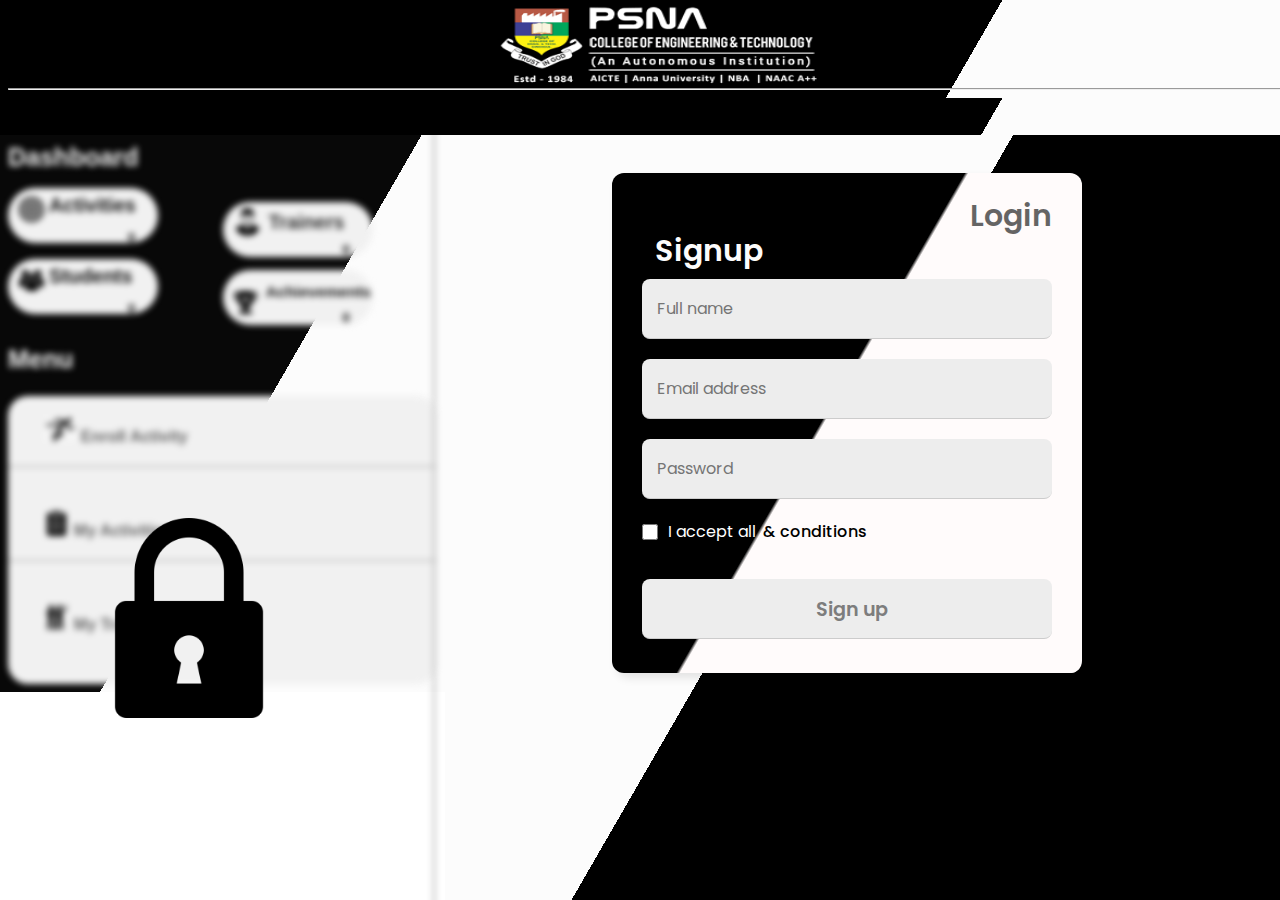
<file: index.html>
<!DOCTYPE html>
<html lang="en">
<head>
  <title>Frame</title>
 
</head>
<frameset rows="15%,*" border="0">
  <frame src="./html/Title.html" noresize="noresize" scrolling="no">
  <frameset cols="40%, 75%" border="0">
    <frame name="links" src="./html/lock.html"  noresize="noresize" scrolling="no">
    <frame name="content" src="./html/default.html" noresize="noresize" scrolling="no">
  </frameset>
</html>
</file>
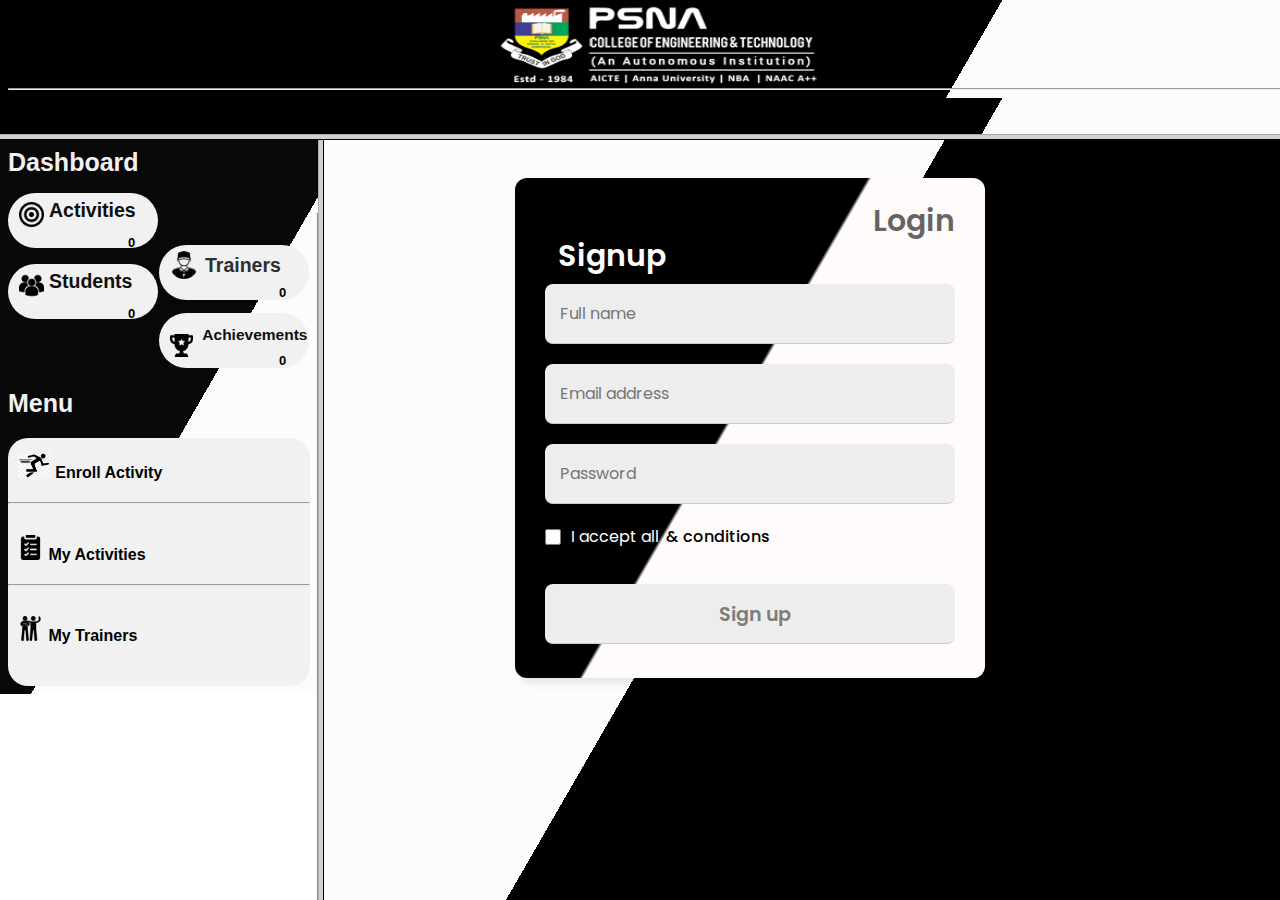
<file: Main.html>
<!DOCTYPE html>
<html lang="en">
<head>
  <meta charset="UTF-8">
  <meta name="viewport" content="width=device-width, initial-scale=1.0">
  <title>Frame</title>
</head>
<frameset rows="15%,*">
  <frame src="./html/Title.html" noresize="noresize" scrolling="no">
  <frameset cols="25%, 75%">
    <frame name="links" src="./html/nav.html"  noresize="noresize" scrolling="no">
    <frame name="content" src="./html/default.html" noresize="noresize" scrolling="no">
  </frameset>
</html>
</file>
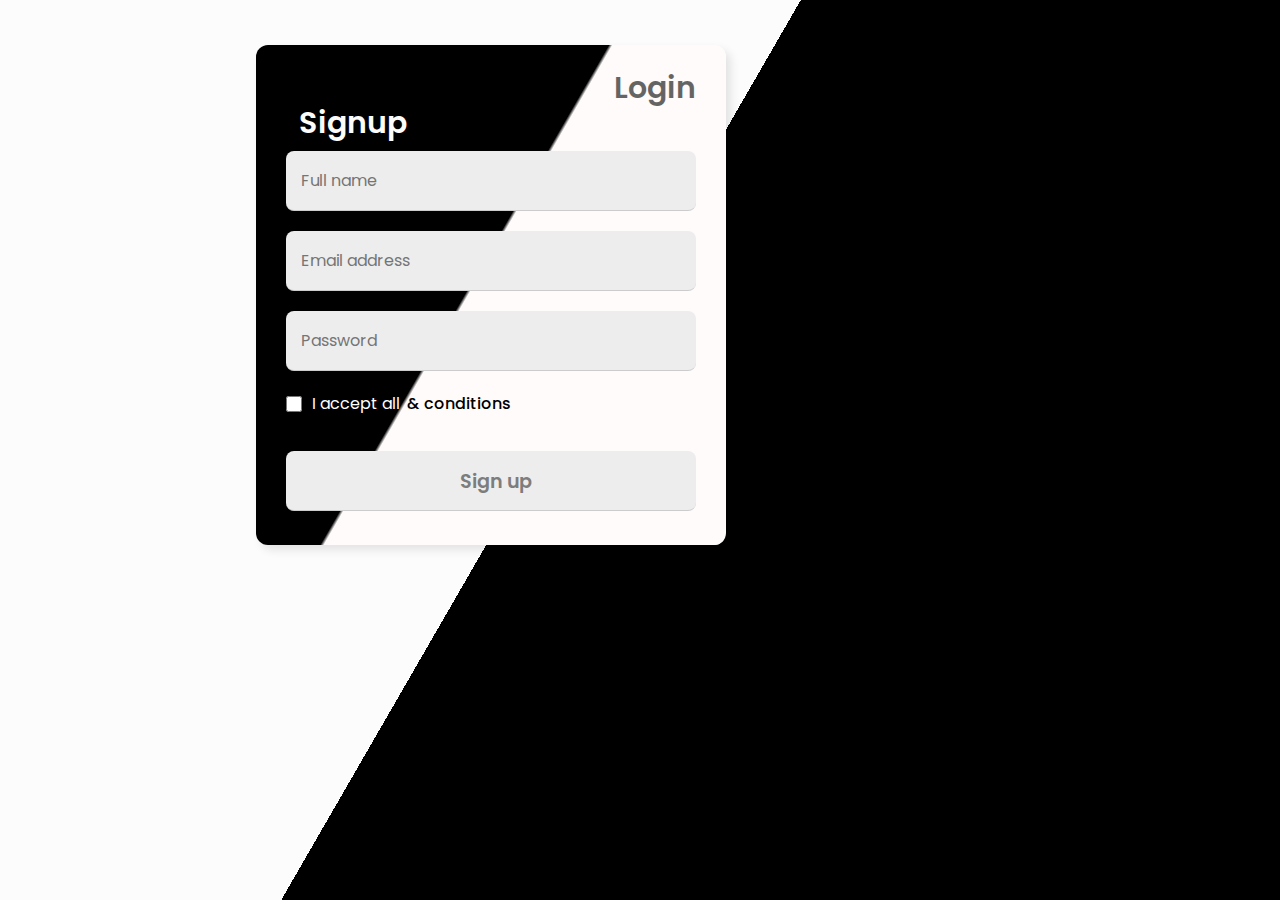
<file: html/default.html>
<!DOCTYPE html>
<html lang="en">
<head>
  <title>Document</title>
  <link rel="stylesheet" href="../styles/signin.css">
</head>
<body style="background: linear-gradient(120deg, #fcfcfc 44.5%, #000 40%); background-repeat: no-repeat; display: flex; justify-content: center; align-items: center; height: 100vh; margin: 0;">
  
<div class="box" name="content">
  <section class="wrapper">
    <div class="form signup">

      <header><a class="class1" style="margin-top: 40px; margin-bottom: 45px; color: #fcfcfc;" href="default.html" >Signup</a></header>

      <header style="text-align: right; color: #000;"><a href="login.html" style="color: #000000;">Login</a></header>


      <form action="#">
        <input type="text" placeholder="Full name" required />
        <input type="text" placeholder="Email address" required />
        <input type="password" placeholder="Password" required />
        <div class="checkbox">
          <input type="checkbox" id="" />
          <label for="">I accept all .<label style="color: #000; font-weight: 500;">& conditions</label></label>
        </div>
        <input type="submit" value="" />
        <a href="welcome.html" target="content" style="margin-top: -64px;font-size: larger;font-weight: 600;margin-left: 150px;width: 120px;color: #333;text-decoration: none">Sign up</a>
      </form>
    </div>
    <div class="form login">
      <a href="login.html">Login</a>
     
    </div>
    </section>
  
</div>
  
</body>
</html>
</file>
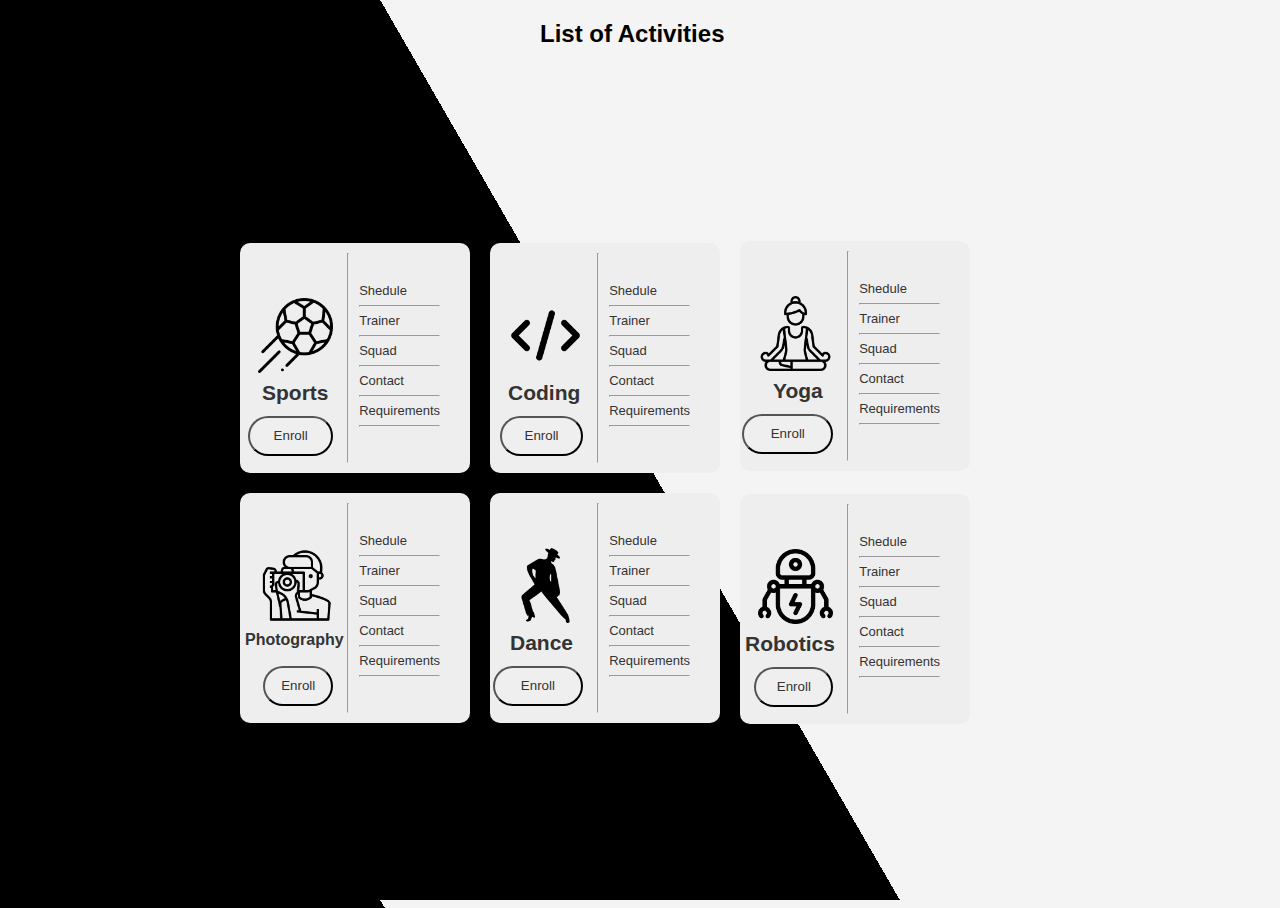
<file: html/index1.html>
<!DOCTYPE html>
<html>
<head>
  <title>Extracurricular Activities</title>
  <!-- <link rel="stylesheet" href="../styles/styles.css">  -->
  <link rel="stylesheet" href="../styles/index1.css"> 
  <style>
    .slides{
      color: #333;
    
    }
  </style>
</head>
<body>
  <div class="">
    <h2 style="color: #000000; position: absolute;top: 0%;">List of Activities</h2>
    <div class="slides" style="margin-top: 130%;">
      <div id="slide-1" class="" style="margin-left: -150%; margin-top: -80px;">
        <img src="../icons/football.png" class="pro" alt="">
        <h2 style="margin-top: 60%; font-size: 21px;margin-left: 22px;">Sports</h2>
        <button class="enroll">Enroll</button>
        <hr class="hrs">
        <div class="contact">
          <ul>
            <li>Shedule</li>
            <hr>
            <li>Trainer</li>
            <hr>
            <li>Squad</li>
            <hr>
            <li>Contact</li>
            <hr>
            <li>Requirements</li>
            <hr>
          </ul>
        </div>
      </div>
      <div id="slide-1" class="" style="margin-left: 10%; margin-top: -80px;">
        <img src="../icons/code.png" class="pro" alt="">
        <h2 style="margin-top: 60%; font-size: 21px;margin-left: 18px;">Coding</h2>
        <button class="enroll">Enroll</button>
        <hr class="hrs">
        <div class="contact">
          <ul>
            <li>Shedule</li>
            <hr>
            <li>Trainer</li>
            <hr>
            <li>Squad</li>
            <hr>
            <li>Contact</li>
            <hr>
            <li>Requirements</li>
            <hr>
          </ul>
        </div>
      </div>
      <div id="slide-1" class="" style="margin-left: 50%; margin-top: 170px; position: relative; top: -90%; right: 40%;">
        <img src="../icons/yoga.png" class="pro" alt="">
        <h2 style="margin-top: 60%; font-size: 21px;margin-left:33px;">Yoga</h2>
        <button class="enroll">Enroll</button>
        <hr class="hrs">
        <div class="contact">
          <ul>
            <li>Shedule</li>
            <hr>
            <li>Trainer</li>
            <hr>
            <li>Squad</li>
            <hr>
            <li>Contact</li>
            <hr>
            <li>Requirements</li>
            <hr>
          </ul>
        </div>
      </div>
    </div>
    <div class="slides" style="margin-top: -15%;">
      <div id="slide-1" class="" style="margin-left: -150%; margin-top: -80px;">
        <img src="../icons/photographer.png" class="pro" alt="">
        <h2 style="margin-top: 60%; font-size: 16px;margin-left: 5px;">Photography</h2>
        <button class="enroll">Enroll</button>
        <hr class="hrs">
        <div class="contact">
          <ul>
            <li>Shedule</li>
            <hr>
            <li>Trainer</li>
            <hr>
            <li>Squad</li>
            <hr>
            <li>Contact</li>
            <hr>
            <li>Requirements</li>
            <hr>
          </ul>
        </div>
      </div>
      <div id="slide-1" class="" style="margin-left: 10%; margin-top: -80px;">
        <img src="../icons/flamenco-male-dancer-silhouettes.png" class="pro" alt="">
        <h2 style="margin-top: 60%; font-size: 21px;margin-left: 20px;">Dance</h2>
        <button class="enroll">Enroll</button>
        <hr class="hrs">
        <div class="contact">
          <ul>
            <li>Shedule</li>
            <hr>
            <li>Trainer</li>
            <hr>
            <li>Squad</li>
            <hr>
            <li>Contact</li>
            <hr>
            <li>Requirements</li>
            <hr>
          </ul>
        </div>
      </div>
      <div id="slide-1" class="" style="position: relative; top: -30%; right: -10%;">
        <img src="../icons/robot.png" class="pro" alt="">
        <h2 style="margin-top: 60%; font-size: 21px;margin-left: 5px;">Robotics</h2>
        <button class="enroll">Enroll</button>
        <hr class="hrs">
        <div class="contact">
          <ul>
            <li>Shedule</li>
            <hr>
            <li>Trainer</li>
            <hr>
            <li>Squad</li>
            <hr>
            <li>Contact</li>
            <hr>
            <li>Requirements</li>
            <hr>
          </ul>
        </div>
      </div>
  
</body>
</html>
</file>
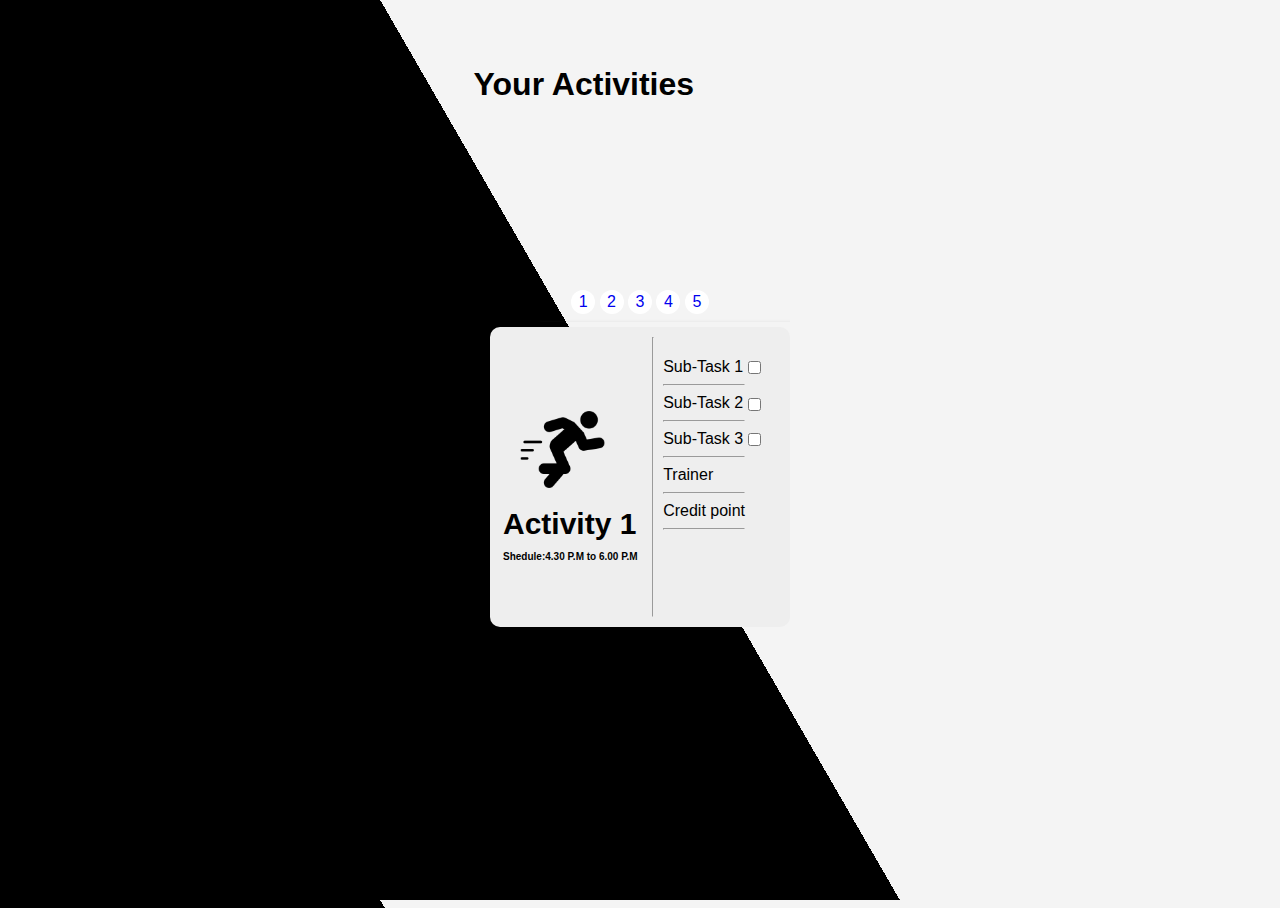
<file: html/index2.html>
<!DOCTYPE html>
<html>
<head>
  <title>Student Dashboard</title>
  <link rel="stylesheet" href="../styles/index2.css">
</head>
<body>
  <h1 style="position: absolute; top: 5%; left: 37%;">Your Activities</h1>

  <div class="slider">
    <a href="#slide-1">1</a>
    <a href="#slide-2">2</a>
    <a href="#slide-3">3</a>
    <a href="#slide-4">4</a>
    <a href="#slide-5">5</a>
  
    <div class="slides">
      <div id="slide-1" class="slidecontent">
        <img src="../icons/race.png" class="pro" alt="">
        <h2 style="margin-top: 60%;margin-left: 13px;">Activity 1<p style="font-size: 10px;">Shedule:4.30 P.M to 6.00 P.M</p></h2>
        <hr>
        <div class="contact">
          <ul>
            <li>Sub-Task 1</li><input style="position: absolute;
            top: 70px;
            left: 99%" type="checkbox">
            <hr>
            <li>Sub-Task 2</li><input style="position: absolute;
            top: 107px;
            left: 99%" type="checkbox">
            <hr>
            <li>Sub-Task 3</li><input style="position: absolute;
            top: 142px;
            left: 99%" type="checkbox">
            <hr>
            <li>Trainer</li>
            <hr>
            <li>Credit point</li>
            <hr>
          </ul>
        </div>
      </div>
      <div id="slide-2">
        <img src="../icons/race.png" class="pro" alt="">
        <h2 style="margin-top: 60%;margin-left: 13px;">Activity 2<p style="font-size: 10px;">Shedule:4.30 P.M to 6.00 P.M</p></h2>
        <hr>
        <div class="contact">
          <ul>
            <li>Sub-Task 1</li><input style="position: absolute;
            top: 70px;
            left: 99%" type="checkbox">
            <hr>
            <li>Sub-Task 2</li><input style="position: absolute;
            top: 107px;
            left: 99%" type="checkbox">
            <hr>
            <li>Sub-Task 3</li><input style="position: absolute;
            top: 142px;
            left: 99%" type="checkbox">
            <hr>
            <li>Trainer</li>
            <hr>
            <li>Credit point</li>
            <hr>
          </ul>
        </div>
      </div>
      <div id="slide-3">
        <img src="../icons/race.png" class="pro" alt="">
        <h2 style="margin-top: 60%;margin-left: 13px;">Activity 3<p style="font-size: 10px;">Shedule:4.30 P.M to 6.00 P.M</p></h2>
        <hr>
        <div class="contact">
          <ul>
            <li>Sub-Task 1</li><input style="position: absolute;
            top: 70px;
            left: 99%" type="checkbox">
            <hr>
            <li>Sub-Task 2</li><input style="position: absolute;
            top: 107px;
            left: 99%" type="checkbox">
            <hr>
            <li>Sub-Task 3</li><input style="position: absolute;
            top: 142px;
            left: 99%" type="checkbox">
            <hr>
            <li>Trainer</li>
            <hr>
            <li>Credit point</li>
            <hr>
          </ul>
        </div>
      </div>
      <div id="slide-4">
        <img src="../icons/race.png" class="pro" alt="">
        <h2 style="margin-top: 60%;margin-left: 13px;">Activity 4<p style="font-size: 10px;">Shedule:4.30 P.M to 6.00 P.M</p></h2>
        <hr>
        <div class="contact">
          <ul>
            <li>Sub-Task 1</li><input style="position: absolute;
            top: 70px;
            left: 99%" type="checkbox">
            <hr>
            <li>Sub-Task 2</li><input style="position: absolute;
            top: 107px;
            left: 99%" type="checkbox">
            <hr>
            <li>Sub-Task 3</li><input style="position: absolute;
            top: 142px;
            left: 99%" type="checkbox">
            <hr>
            <li>Trainer</li>
            <hr>
            <li>Credit point</li>
            <hr>
          </ul>
        </div>
      </div>
      <div id="slide-5">
        <img src="../icons/race.png" class="pro" alt="">
        <h2 style="margin-top: 60%;margin-left: 13px;">Activity 5<p style="font-size: 10px;">Shedule:4.30 P.M to 6.00 P.M</p></h2>
        <hr>
        <div class="contact">
          <ul>
            <li>Sub-Task 1</li><input style="position: absolute;
            top: 70px;
            left: 99%" type="checkbox">
            <hr>
            <li>Sub-Task 2</li><input style="position: absolute;
            top: 107px;
            left: 99%" type="checkbox">
            <hr>
            <li>Sub-Task 3</li><input style="position: absolute;
            top: 142px;
            left: 99%" type="checkbox">
            <hr>
            <li>Trainer</li>
            <hr>
            <li>Credit point</li>
            <hr>
          </ul>
        </div>
    </div>
  </div>
</body>
</html>
</file>
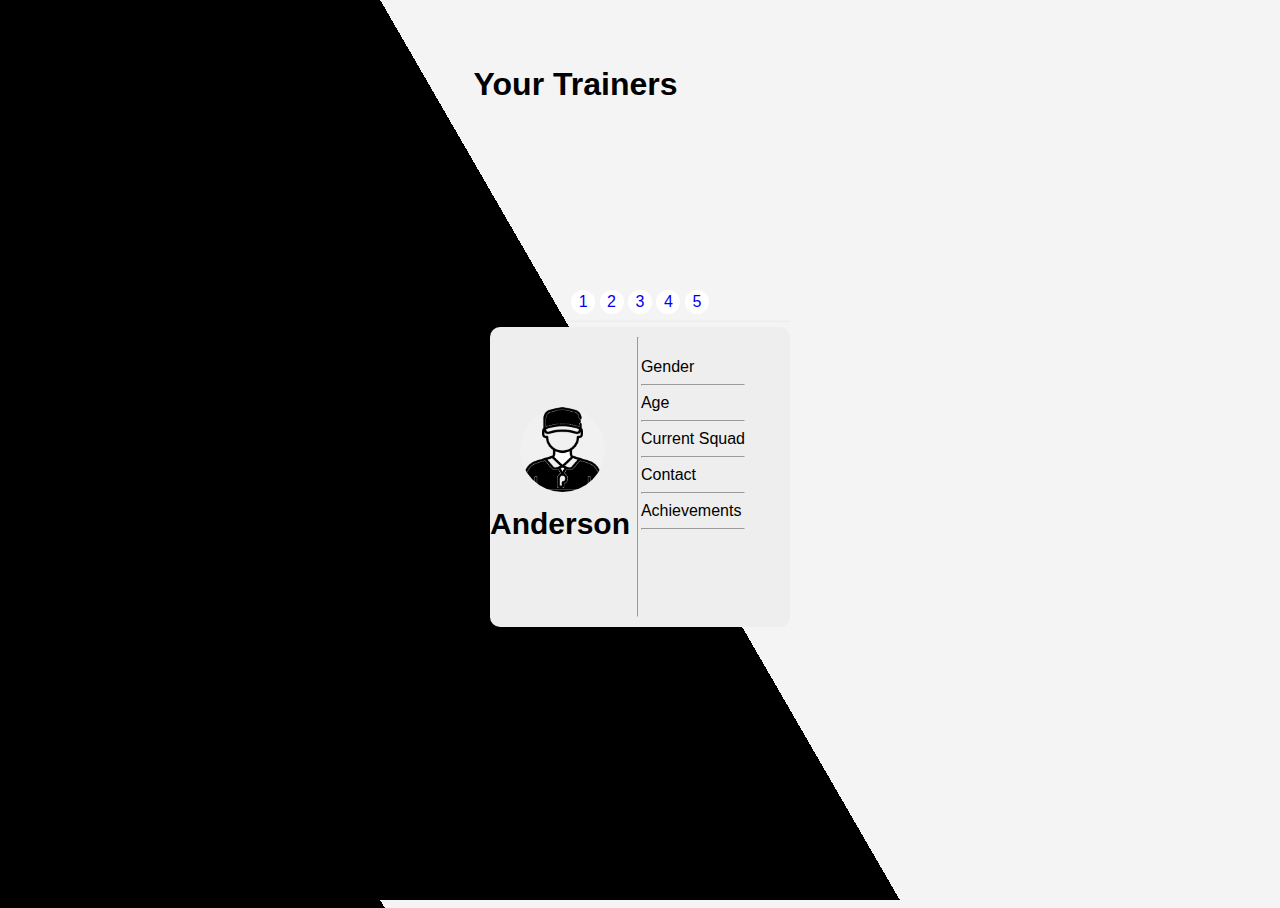
<file: html/index3.html>
<!DOCTYPE html>
<html>
<head>
  <title>Student Dashboard</title>
  <link rel="stylesheet" href="../styles/index3.css">
</head>
<body>
  <h1 style="position: absolute; top: 5%; left: 37%;">Your Trainers</h1>

  <div class="slider">
  
    <a href="#slide-1">1</a>
    <a href="#slide-2">2</a>
    <a href="#slide-3">3</a>
    <a href="#slide-4">4</a>
    <a href="#slide-5">5</a>
  
    <div class="slides">
      <div id="slide-1" class="slidecontent">
        <img src="../icons/coach.png" class="pro" alt="">
        <h2 style="margin-top: 60%;">Anderson</h2>
        <hr>
        <div class="contact">
          <ul>
            <li>Gender</li>
            <hr>
            <li>Age</li>
            <hr>
            <li>Current Squad</li>
            <hr>
            <li>Contact</li>
            <hr>
            <li>Achievements</li>
            <hr>
          </ul>
        </div>
      </div>
      <div id="slide-2">
        <img src="../icons/coach.png" class="pro" alt="">
        <h2 style="margin-top: 60%;">Anderson</h2>
        <hr>
        <div class="contact">
          <ul>
            <li>Gender</li>
            <hr>
            <li>Age</li>
            <hr>
            <li>Current Squad</li>
            <hr>
            <li>Contact</li>
            <hr>
            <li>Achievements</li>
            <hr>
          </ul>
        </div>
      </div>
      <div id="slide-3">
        <img src="../icons/coach.png" class="pro" alt="">
        <h2 style="margin-top: 60%;">Anderson</h2>
        <hr>
        <div class="contact">
          <ul>
            <li>Gender</li>
            <hr>
            <li>Age</li>
            <hr>
            <li>Current Squad</li>
            <hr>
            <li>Contact</li>
            <hr>
            <li>Achievements</li>
            <hr>
          </ul>
        </div>
      </div>
      <div id="slide-4">
        <img src="../icons/coach.png" class="pro" alt="">
        <h2 style="margin-top: 60%;">Anderson</h2>
        <hr>
        <div class="contact">
          <ul>
            <li>Gender</li>
            <hr>
            <li>Age</li>
            <hr>
            <li>Current Squad</li>
            <hr>
            <li>Contact</li>
            <hr>
            <li>Achievements</li>
            <hr>
          </ul>
        </div>
      </div>
      <div id="slide-5">
        <img src="../icons/coach.png" class="pro" alt="">
        <h2 style="margin-top: 60%;">Anderson</h2>
        <hr>
        <div class="contact">
          <ul>
            <li>Gender</li>
            <hr>
            <li>Age</li>
            <hr>
            <li>Current Squad</li>
            <hr>
            <li>Contact</li>
            <hr>
            <li>Achievements</li>
            <hr>
          </ul>
        </div>
      </div>
    </div>
  </div>
</body>
</html>
</file>
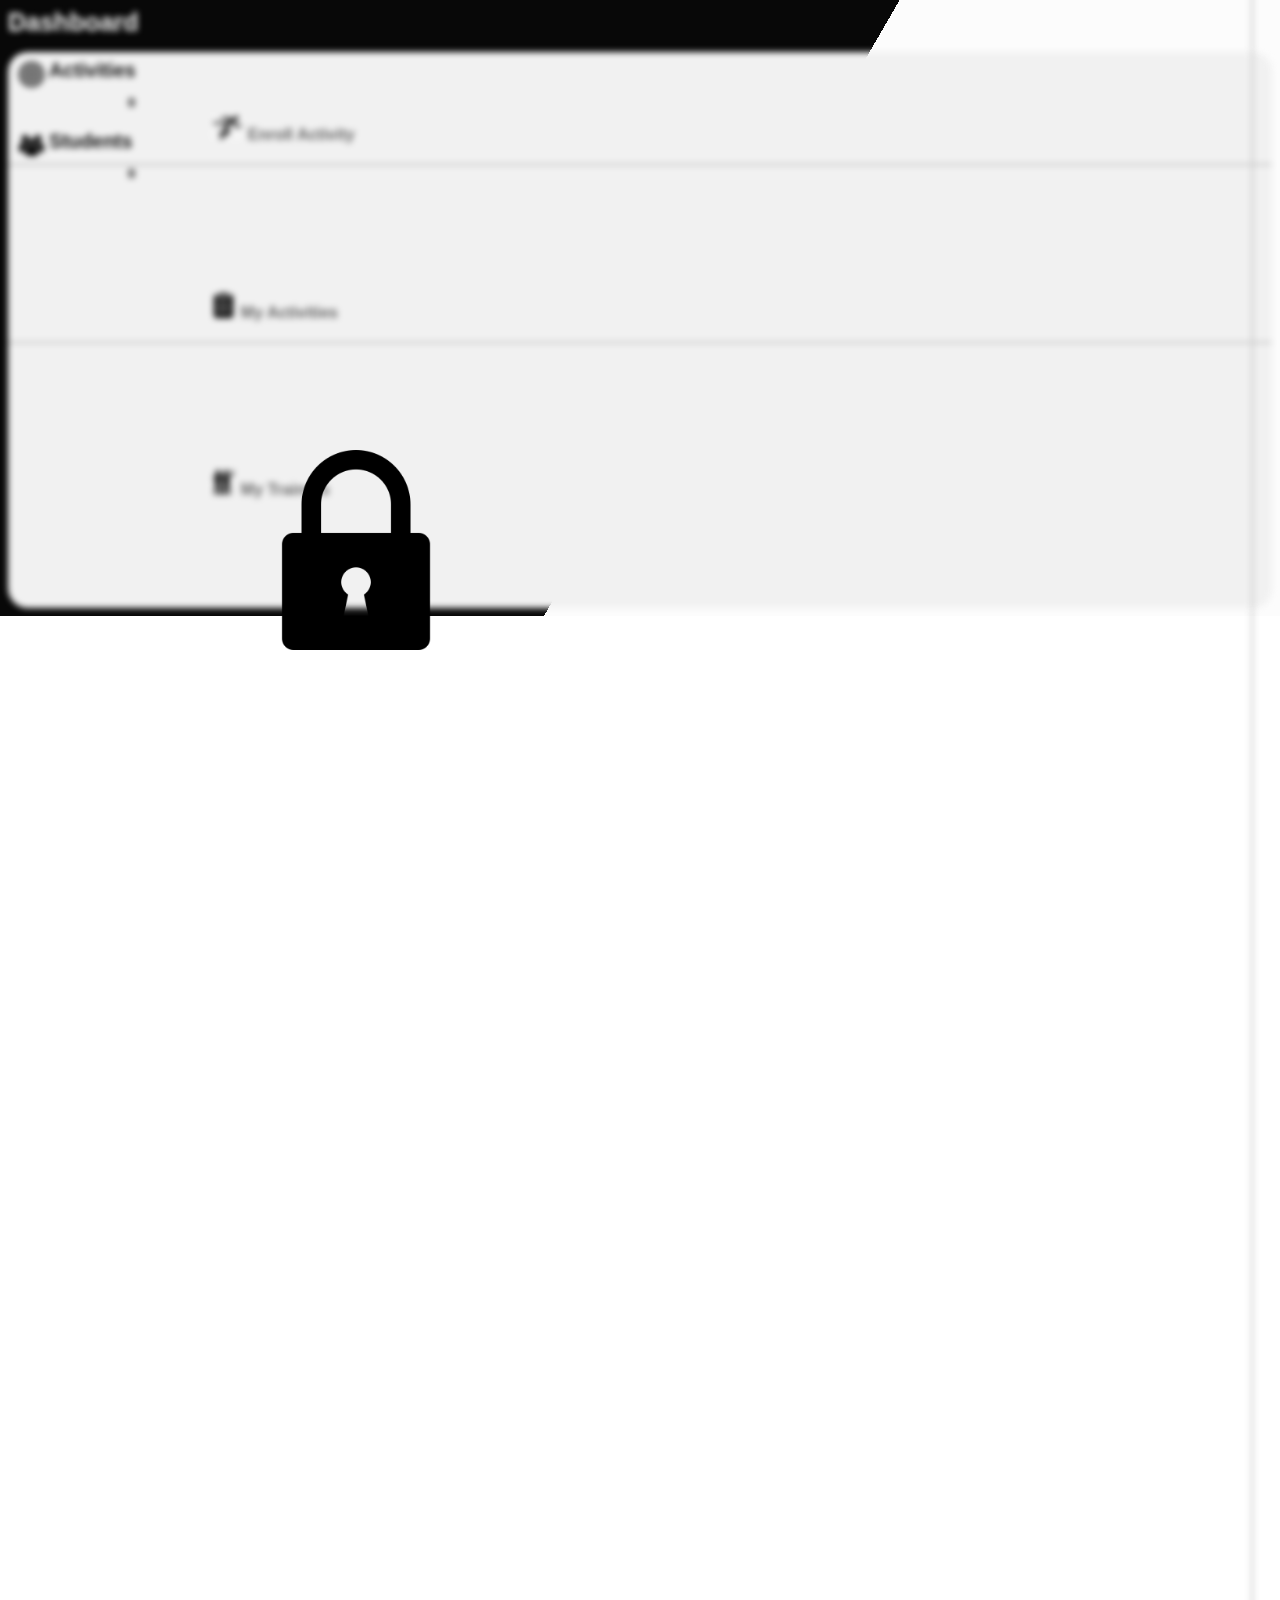
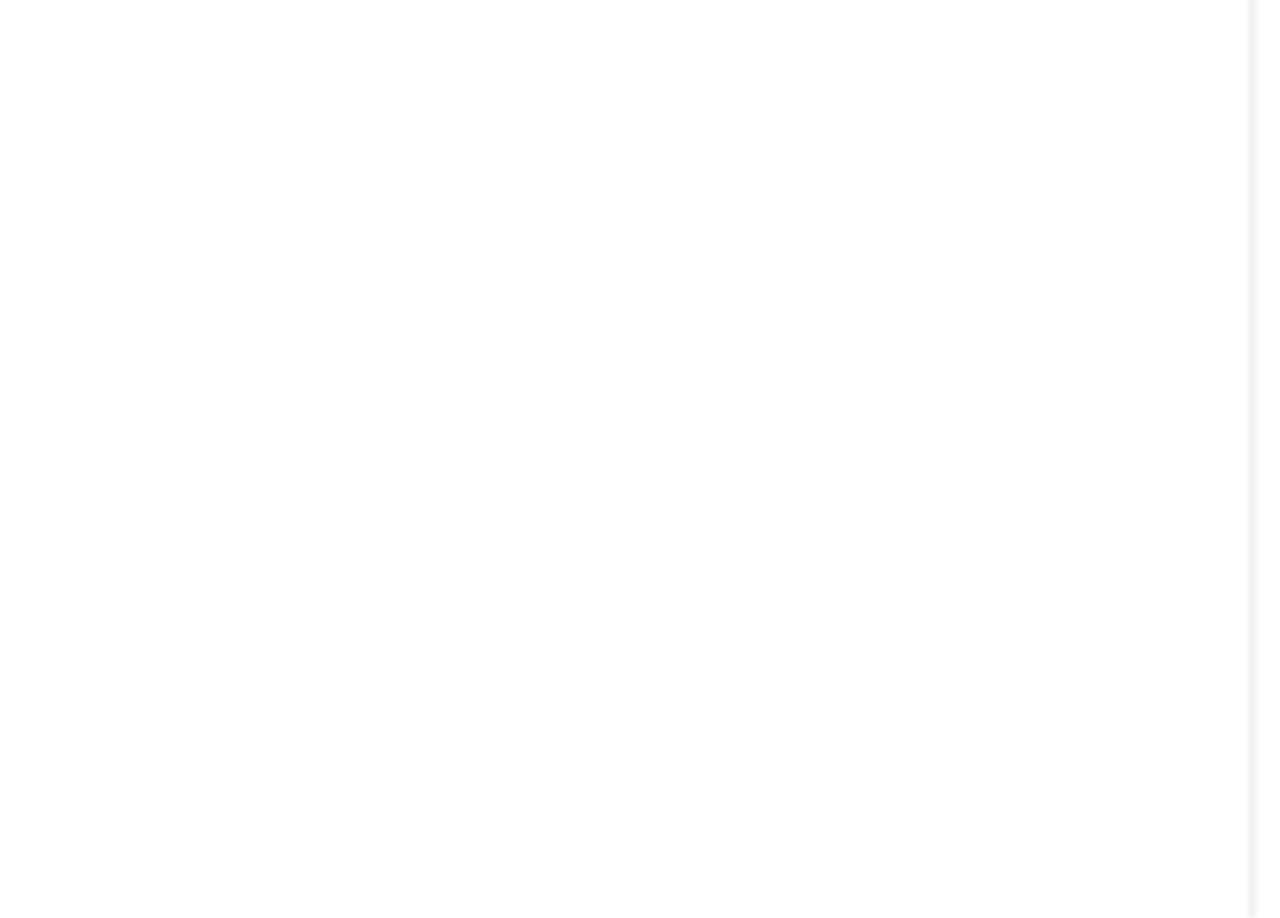
<file: html/lock.html>
<!DOCTYPE html>
<html>
<head>
  <title>Links</title>
  <link rel="stylesheet" href="../styles/styles.css">
</head>

<body class="nav-main">
  <img src="../icons/padlock.png" style="height: 200px; position: absolute;z-index: 1; top: 50%; left: 20%;" alt="">
<div style="filter: blur(3px)">
  <div class="dash">Dashboard</div>
  <div class="left">
    <div class="nav-box">
      <h2 class="box-content act" style="padding-top: -13px;"><img src="../icons/bullseye.png" style="color: #2e2e2e;height: 25px; margin-top: 4px; padding-right: 5px;"><b style="text-decoration: none;margin-top: -50px; color: #0f0f0f; position: relative;top:-10px;">Activities</b></h2>
      <h4 class="cnt" style="margin-top: -5px;">0</h4>
    </div>
    <div class="nav-box">
      <h2 class="box-content act"><img src="../icons/multiple-users-silhouette.png" style="color: #2e2e2e;margin-right: 5px; margin-top: 4px; height: 25px;"><b style="text-decoration: none;margin-top: -50px; color: #0f0f0f; position: relative;top:-10px;">Students</b></h2>
      <h4 class="cnt"  style="margin-top: -5px;">0</h4>
    </div>
  </div>
  <div class="right">
    <div class="nav-box">
      <h2 class="box-content act" style="padding-top: -5px;"><img src="../icons/coach.png" alt="" style="height: 20%; width: 20%; margin-top: 1px; border-radius: 50%;"><div style="margin-top: -30px; margin-left: 35px;">Trainers</div></h2>
      <h4 class="cnt" style="margin-top: 1px;">0</h4>
    </div>
    <div class="nav-box">
      <h2 class="box-content act ach">
        <img src="../icons/trophy.png" class="fa-solid fa-trophy fa-lg " style="color: #4f4f4f; margin-right: 5px; height: 23px; margin-top: 16px;">
        <b style="text-decoration: none;margin-top: -50px; color: #0f0f0f; position: relative;top:-17px;">Achievements</b></h2>
      <h4 class="cnt"  style="margin-top: -12px;">0</h4>
    </div>
  </div>
 
  <h2 class="menu">Menu</h2>
  <div class="main"> 
    <ul>
      <div class="menu-box menu-item">
        <li><a target="content" class=" menu-link" style="padding-top:-5px; font-weight: 600;"><img src="../icons/images.png"  style="color: #000000;margin-right: 5px;height: 25px;margin-left: -50px;"></i>Enroll Activity <span></span> </a></li>
      </div>
      <hr>
      <div class="menu-box menu-item">
        <li><a  target="content" class="menu-link" style=" font-weight: 600;"><img  src="../icons/to-do-list.png" style="color: #000000;margin-right: 5px; height: 25px; margin-left: -50px;"></i>My Activities</a></li>
      </div>
      <hr >
      <div class="menu-box menu-item" style=" font-weight: 600;">
        <li><a target="content" class="menu-link">
          <img src="../icons/two.png" style="color: #000000;margin-right: 5px; height: 25px;margin-left: -50px;">My Trainers</a></li>
      </div>
    </ul>
  </div>
  <hr style="width: 300%; transform: rotate(90deg); position: absolute; left: -52%; padding-left:8px; color: #000000;" >
</div>

    
</body>
</html>
</file>
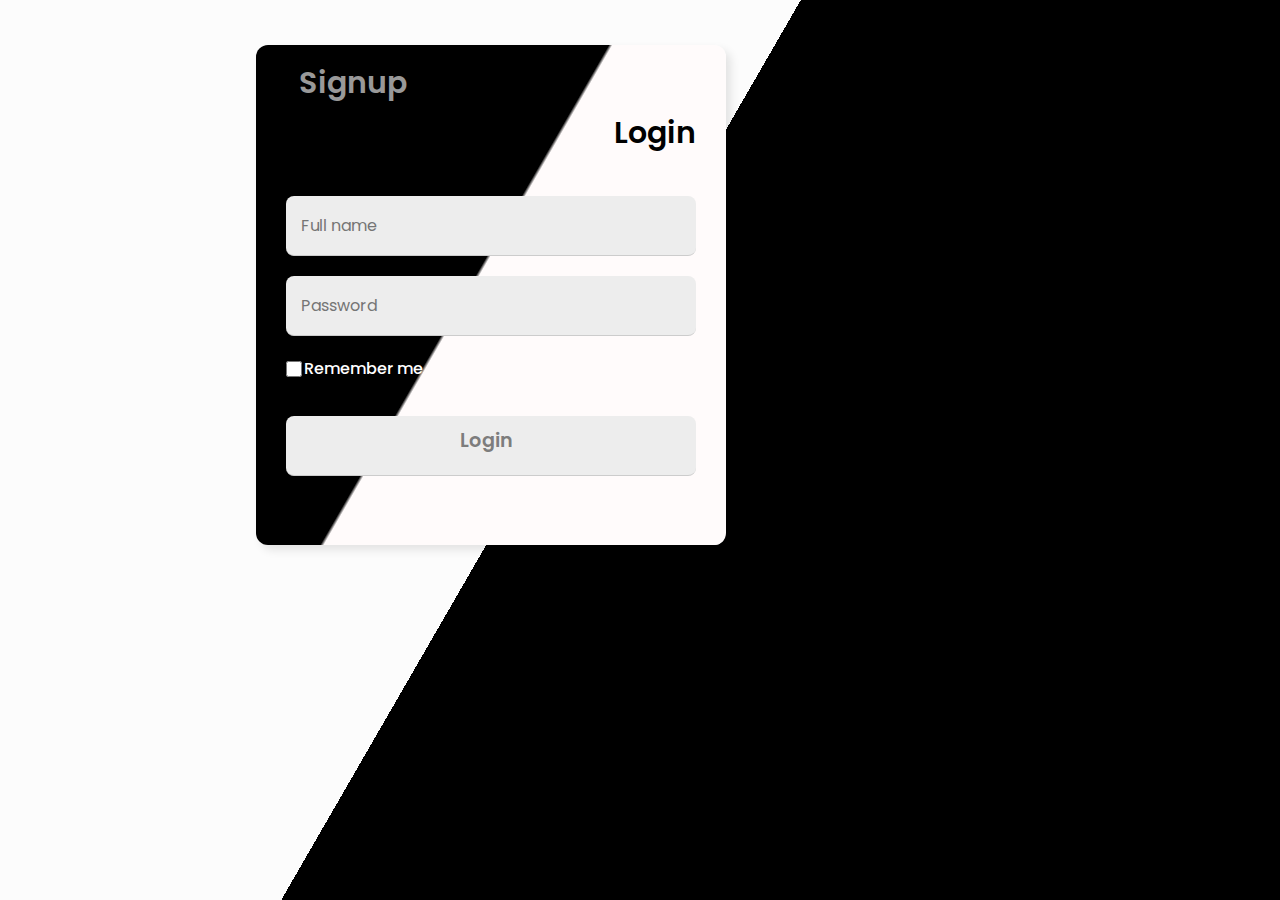
<file: html/login.html>
<!DOCTYPE html>
<html lang="en">
<head>
  <title>Document</title>
  <link rel="stylesheet" href="../styles/signin.css">
</head>
<body style="background: linear-gradient(120deg, #fcfcfc 44.5%, #000 40%); background-repeat: no-repeat; display: flex; justify-content: center; align-items: center; height: 100vh; margin: 0;">
  
<div class="box" name="content">
  <section class="wrapper">
    <div class="form signup">
      <header style="text-align: left;"><a href="default.html" class="class1" style="opacity: 0.7;"> Signup</a></header>
      <header style="text-align: right; color: #000; margin-top: 45px;">Login</header>
      <form action="#">
        <input type="text" placeholder="Full name" required />
        <input type="password" placeholder="Password" required />
        <div class="checkbox">
          <input type="checkbox" name="" id="">
          <label for=""><label style="color: #ffffff; margin-left: -8px; font-weight: 500;">Remember me</label></label>
        </div>
        <input type="submit" value="" /><a href="welcome.html" style="z-index: 1;
        margin-top: -70px; margin-left:-10px;color: #333;font-size: larger; font-weight: 600; text-decoration: none;" target="content">Login</a>
      </form>
    </div>
    <div class="form login">
      <a href="default.html" style="margin-left: 60px;">SignUp</a>
     
    </div>
    </section>
  
</div>
  
</body>
</html>
</file>
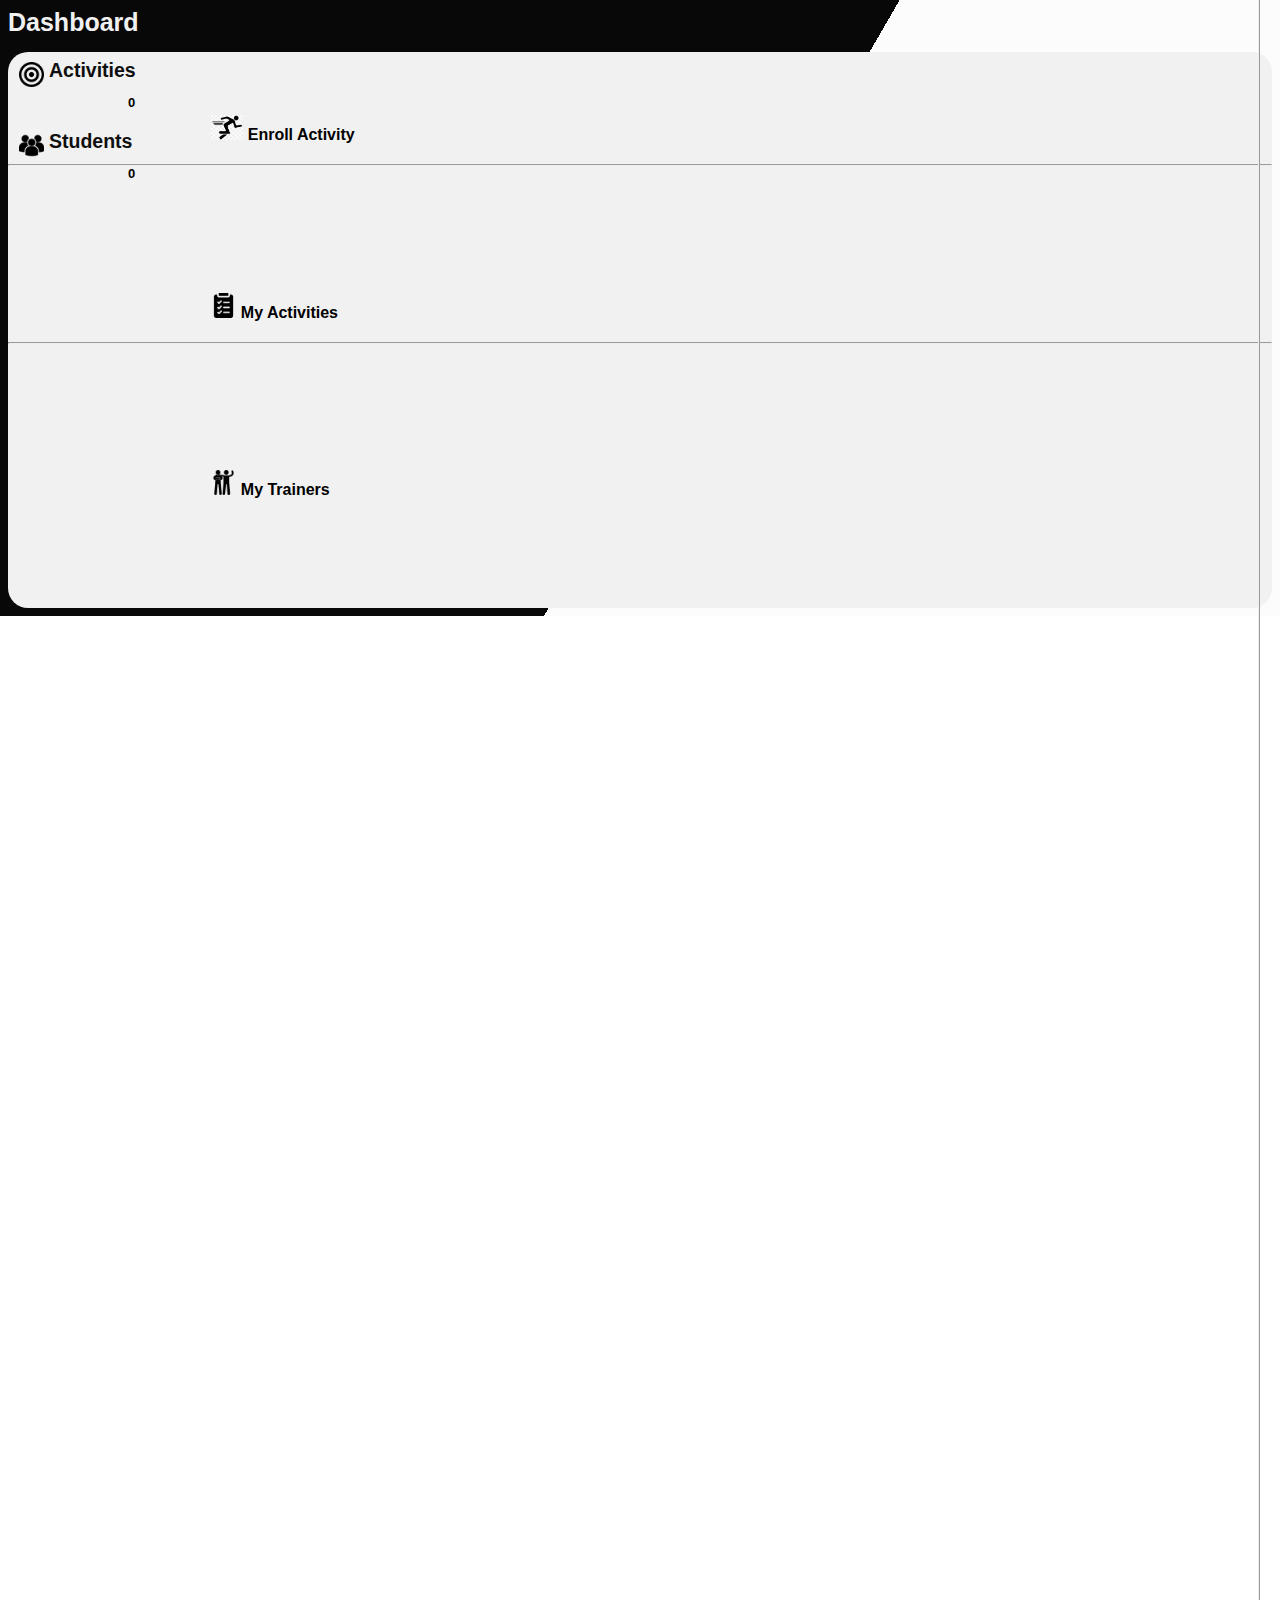
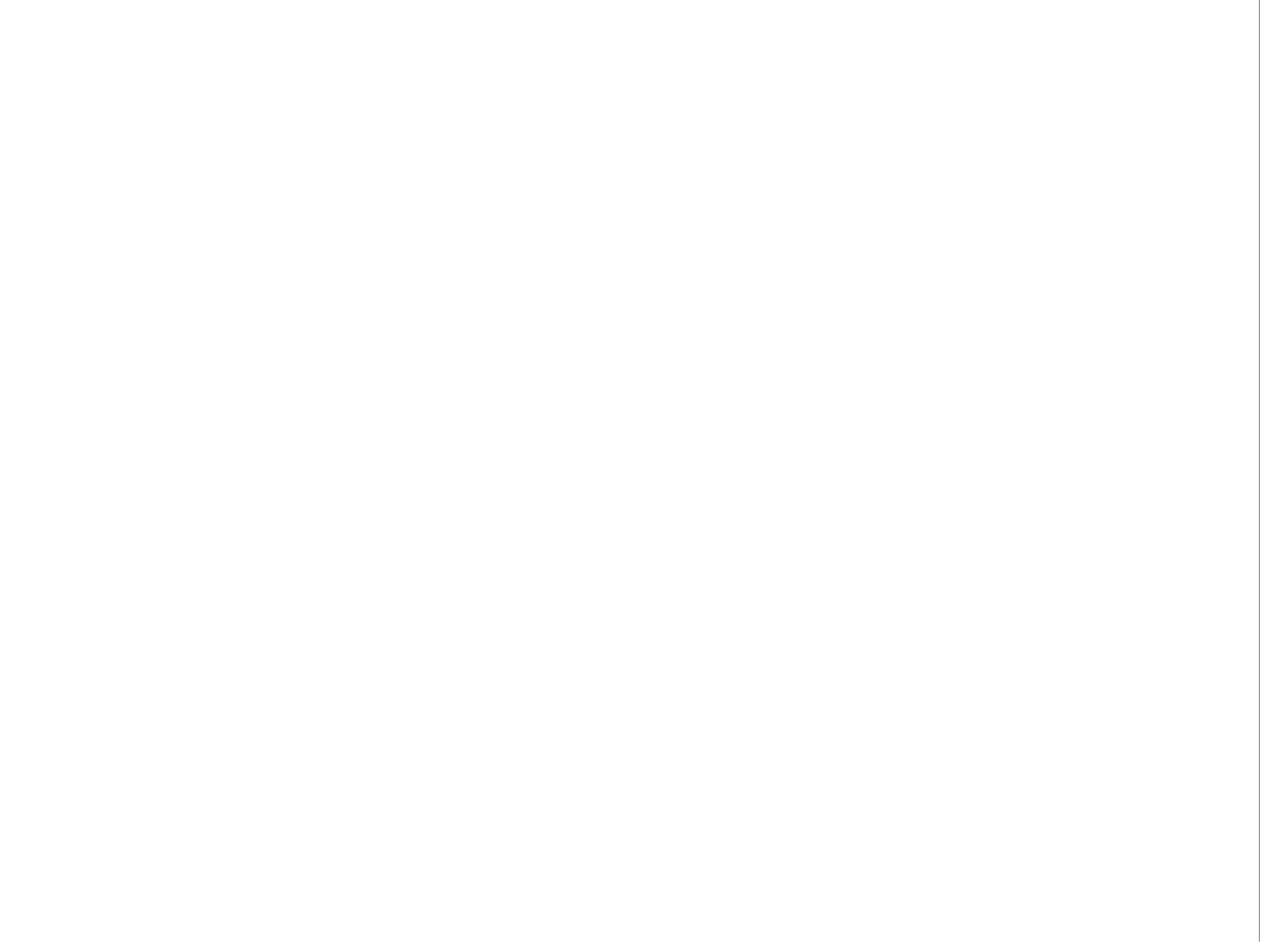
<file: html/nav.html>
<!DOCTYPE html>
<html>
<head>
  <title>Links</title>
  <link rel="stylesheet" href="../styles/styles.css">
</head>

<body class="nav-main">
 
 <div class="dash">Dashboard</div>
    <div class="left">
      <div class="nav-box">
        <h2 class="box-content act" style="padding-top: -13px;"><img src="../icons/bullseye.png" style="color: #2e2e2e;height: 25px; margin-top: 4px; padding-right: 5px;"><b style="text-decoration: none;margin-top: -50px; color: #0f0f0f; position: relative;top:-10px;">Activities</b></h2>
        <h4 class="cnt" style="margin-top: -5px;">0</h4>
      </div>
      <div class="nav-box">
        <h2 class="box-content act"><img src="../icons/multiple-users-silhouette.png" style="color: #2e2e2e;margin-right: 5px; margin-top: 4px; height: 25px;"><b style="text-decoration: none;margin-top: -50px; color: #0f0f0f; position: relative;top:-10px;">Students</b></h2>
        <h4 class="cnt"  style="margin-top: -5px;">0</h4>
      </div>
    </div>
    <div class="right">
      <div class="nav-box">
        <h2 class="box-content act" style="padding-top: -5px;"><img src="../icons/coach.png" alt="" style="height: 20%; width: 20%; margin-top: 1px; border-radius: 50%;"><div style="margin-top: -30px; margin-left: 35px;">Trainers</div></h2>
        <h4 class="cnt" style="margin-top: 1px;">0</h4>
      </div>
      <div class="nav-box">
        <h2 class="box-content act ach">
          <img src="../icons/trophy.png" class="fa-solid fa-trophy fa-lg " style="color: #4f4f4f; margin-right: 5px; height: 23px; margin-top: 16px;">
          <b style="text-decoration: none;margin-top: -50px; color: #0f0f0f; position: relative;top:-17px;">Achievements</b></h2>
        <h4 class="cnt"  style="margin-top: -12px;">0</h4>
      </div>
    </div>
   
    <h2 class="menu">Menu</h2>
    <div class="main"> 
      <ul>
        <div class="menu-box menu-item">
          <li><a href="index1.html" target="content" class=" menu-link" style="padding-top:-5px; font-weight: 600;"><img src="../icons/images.png"  style="color: #000000;margin-right: 5px;height: 25px;margin-left: -50px;"></i>Enroll Activity <span></span> </a></li>
        </div>
        <hr>
        <div class="menu-box menu-item">
          <li><a href="index2.html" target="content" class="menu-link" style=" font-weight: 600;"><img  src="../icons/to-do-list.png" style="color: #000000;margin-right: 5px; height: 25px; margin-left: -50px;"></i>My Activities</a></li>
        </div>
        <hr >
        <div class="menu-box menu-item" style=" font-weight: 600;">
          <li><a href="index3.html" target="content" class="menu-link">
            <img src="../icons/two.png" style="color: #000000;margin-right: 5px; height: 25px;margin-left: -50px;">My Trainers</a></li>
        </div>
      </ul>
    </div>
    <hr style="width: 300%; transform: rotate(90deg); position: absolute; left: -52%; padding-left:8px; color: #000000;" >
    
</body>
</html>
</file>
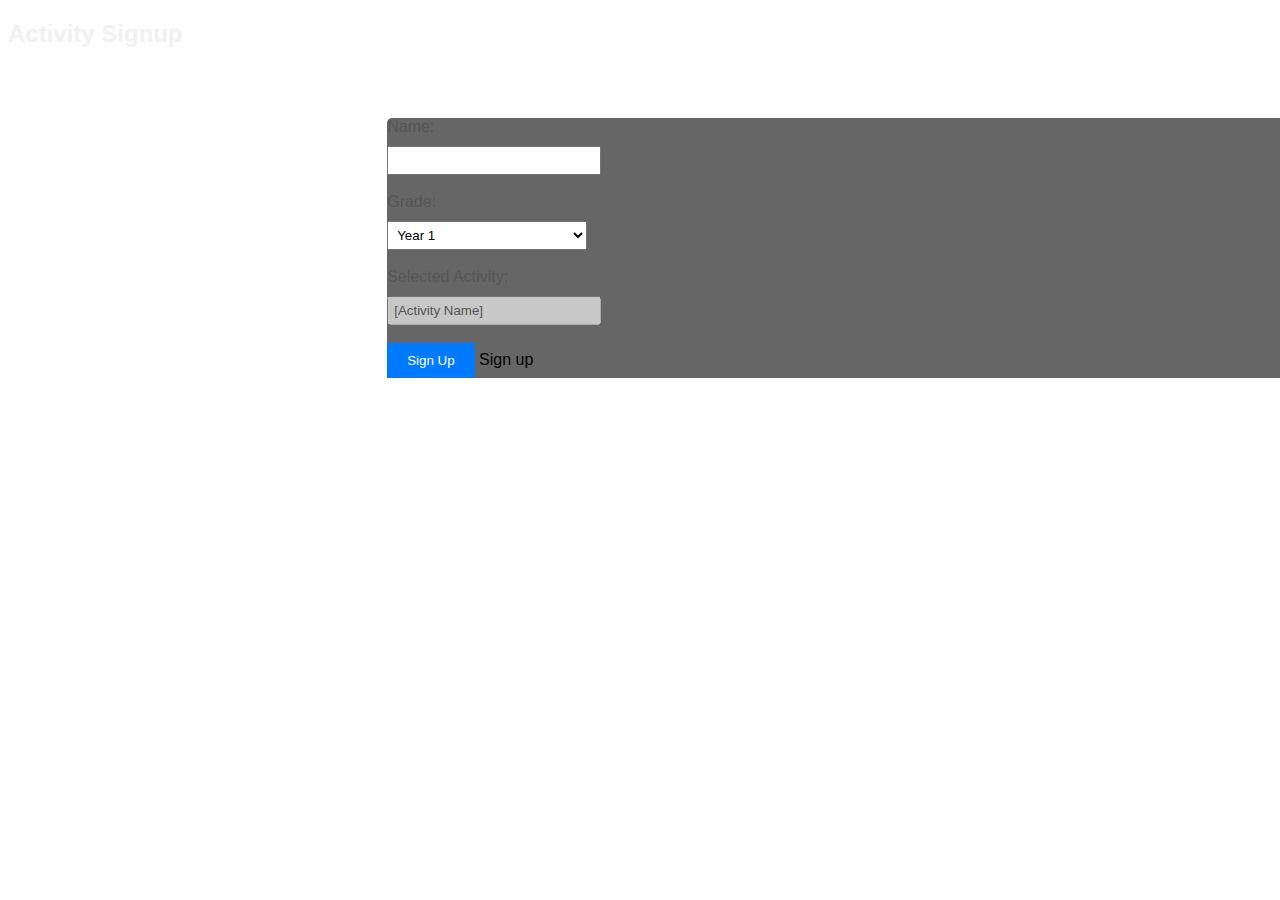
<file: html/signup.html>
<!DOCTYPE html>
<html>
<head>
  <title>Activity Signup</title>
  <link rel="stylesheet" href="../styles/styles.css">
</head>
<body>
  <h2>Activity Signup</h2>
  <div class="box">
    <form>
      <label for="name">Name:</label>
      <input type="text" id="name" name="name" required><br><br>
  
      <label for="grade">Grade:</label>
      <select id="grade" name="grade">
        <option >Year 1</option>
        <option>Year 2</option>
        <option>Year 3</option>
        <option >Year 4</option>
      </select><br><br>
  
      <label for="activity">Selected Activity:</label>
      <input type="text"  name="act" value="[Activity Name]" disabled><br><br>
  
      <input type="submit" value="Sign Up"><a href="nav.html" target="links"> Sign up</a>
    </form>
  </div>
  
</body>
</html>
</file>
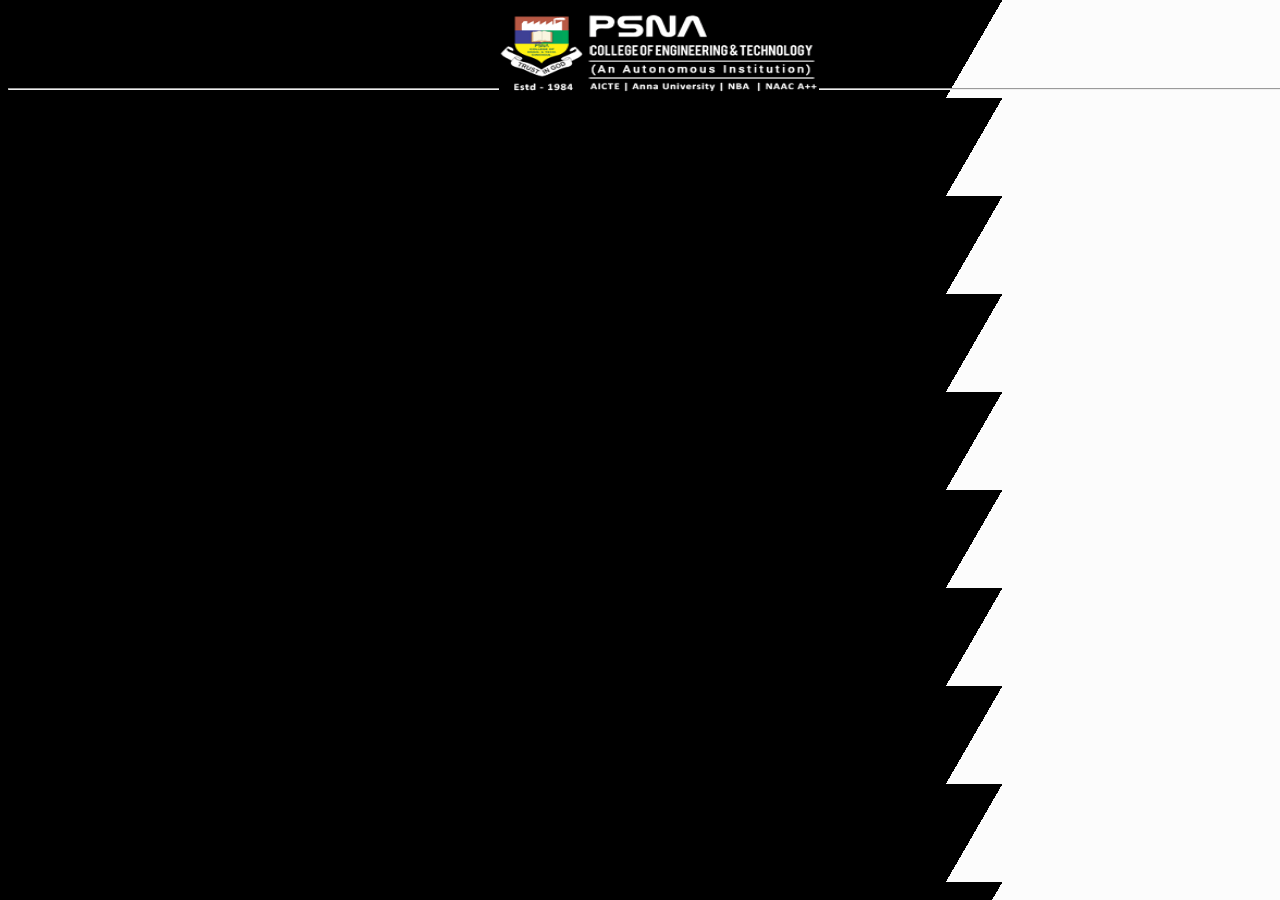
<file: html/Title.html>
<!DOCTYPE html>
<html lang="en">
<head>
  <title>Frame</title>
  <link rel="stylesheet" href="../styles/styles.css">
</head>
<body style="background: linear-gradient(120deg,#000000 75%,#fcfcfc 15%)">
    
  
    <img src="../icons/download (1).png"  class="image2" alt="img">
    <hr style="color: #000000; margin-top: 7%; width: 300%;">
</body>
</html>
</file>
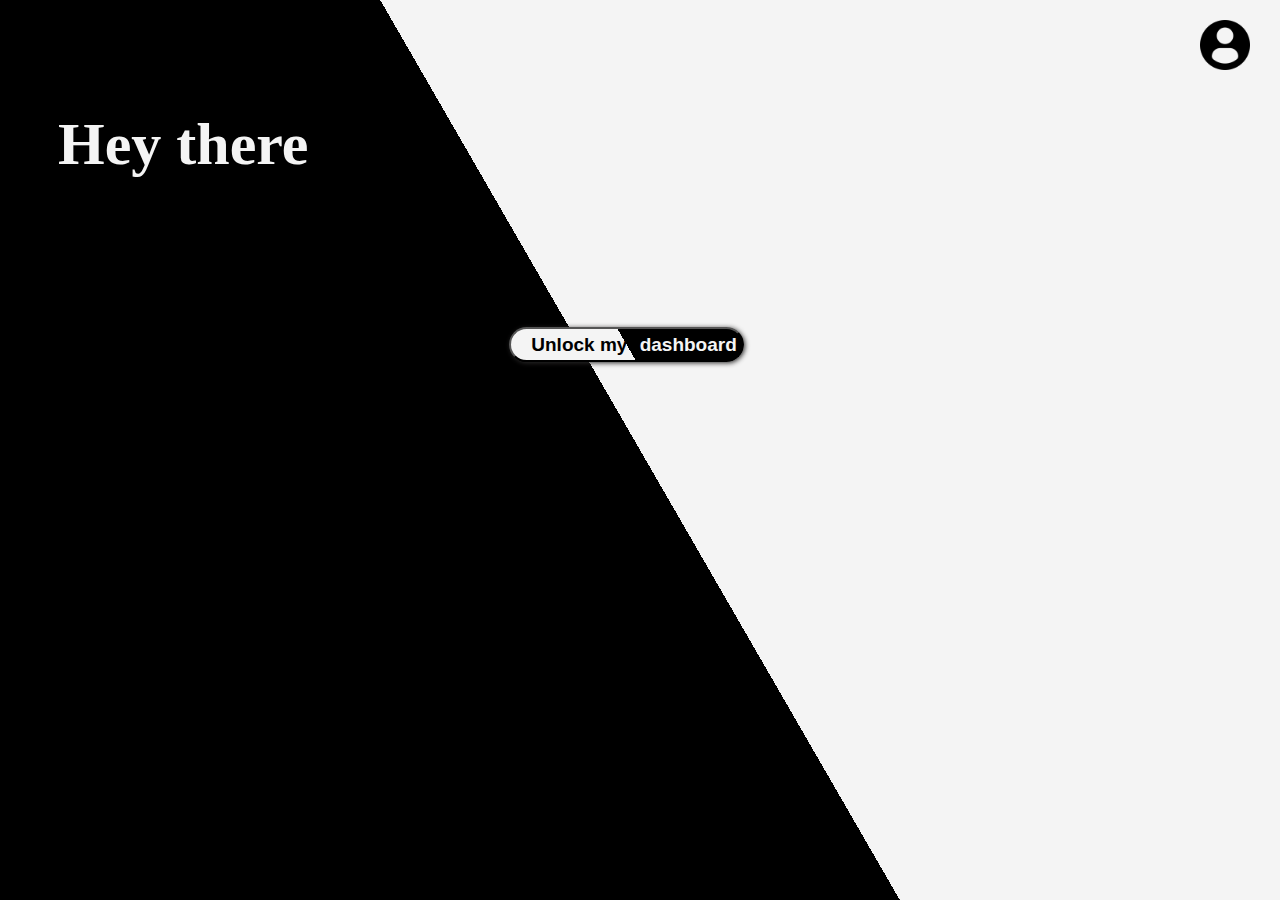
<file: html/welcome.html>
<html>
  <head>
    <style>
      body{
        background: linear-gradient(-120deg,#f4f4f4 50%, #000 50%);
      }
      h3{
        font-family: "Sacramento",cursive;
        font-size: 60px;
      }
      .name{
       margin-left: 550px;
      }
      .hey{
        margin-top: 110px;
        margin-left: 50px;
      }
      .img{
       position: absolute;
       height: 50px;
       right: 30px;
       top: 20px;
      }
      a:focus,a:visited+button {
        color: #ff0000;
        display: none;
      }
    
      a{
        text-decoration: none;
        display: block;
        width: 235px;
        font-size: 19px;
        color: #000000;
        font-weight: 600;
      }
      button{
        border-radius: 25px;
        position: relative;
        top: 10%;
        left: 39.6%;
        height: 35px;
        width: 235px;
        background: linear-gradient(-120deg,#000 50%,#f4f4f4 50%);
        box-shadow: 1px 1px 5px #2b2a2a;
      }
    </style>
  </head>
  <body>
   <h3 style="color: #f4f4f4;" class="hey"> Hey there</h3>
    <a href=""><img src="../icons/profile-user.png"  class="img"></a>

    <button><a href="nav.html" target="links"><b style="padding-right: 6px;">Unlock my</b> <b style="color: #f4f4f4;padding-left: 1px;">dashboard</b></a></button>
  </body>
</html>
</file>
<file: styles/signin.css>
@import url("https://fonts.googleapis.com/css2?family=Poppins:wght@200;300;400;500;600;700&display=swap");
* {
  margin: 0;
  padding: 0;
  box-sizing: border-box;
  font-family: "Poppins",
    sans-serif;
}
body {
  min-height: 100vh;
  display: flex;
  align-items: center;
  justify-content: center;
  background: #f0faff;
}
.wrapper {
  height: 500px;
  position: relative;
  max-width: 470px;
  width: 100%;
  border-radius: 12px;
  padding: 20px
    30px
    120px;
    background: linear-gradient(120deg,#000000 46.5%,#fffbfb 47%);
  box-shadow: 5px
    5px
    10px
    rgba(
      0,
      0,
      0,
      0.1
    );
  overflow: hidden;
}
.form.login {
  position: absolute;
  left: 50%;
  bottom: -86%;
  transform: translateX(
    -50%
  );
  width: calc(
    100% +
      220px
  );
  padding: 20px
    140px;
  border-radius: 50%;
  z-index:-1;
  height: 100%;
  background: #fff;
  transition: all
    0.6s
    ease;
}
.wrapper.active
  .form.login {
  bottom: -15%;
  border-radius: 35%;
  box-shadow: 0 -5px
    10px rgba(250, 250, 250, 0.1);
}
.form
  header {
  font-size: 30px;
  text-align: center;
  color: #fff;
  font-weight: 600;
  cursor: pointer;
}
a{
  font-size: 30px;
  text-align: center;
  color: #ffffff;
  opacity: 0.6;
  font-weight: 600;
  cursor: pointer;
  text-decoration: none;
  margin-left: 90px;
}
.form.login
  header {
  color: #333;
  opacity: 0.6;
}
.wrapper.active
  .form.login
  header {
  opacity: 1;
}
.wrapper.active
  .signup
  header {
  opacity: 0.6;
}
.wrapper
  form {
  display: flex;
  flex-direction: column;
  gap: 20px;
  margin-top: 40px;
}
form input {
  height: 60px;
  outline: none;
  border: none;
  padding: 0
    15px;
  font-size: 16px;
  font-weight: 400;
  color: #333;
  border-radius: 8px;
  background: #ededed;
  border: none;
  outline: none;
  border-bottom: 1px solid #ccc;
}
.form.login
  input {
  border: 1px
    solid
    #aaa;
}
.form.login
  input:focus {
  box-shadow: 0
    1px 0
    #ddd;
}
form
  .checkbox {
  display: flex;
  align-items: center;
  gap: 10px;
}
.checkbox
  input[type="checkbox"] {
  height: 16px;
  width: 16px;
  accent-color: #fff;
  cursor: pointer;
}
form
  .checkbox
  label {
  cursor: pointer;
  color: #fff;
}
form a {
  color: #ffffff;
  text-decoration: none;
}
form
  a:hover {
  text-decoration: underline;
}
form
  input[type="submit"] {
  margin-top: 15px;
  padding: none;
  font-size: 18px;
  font-weight: 500;
  cursor: pointer;
}
.form.login
  input[type="submit"] {
  background: #4070f4;
  color: #fff;
  border: none;
}
.box{
  position: relative;
  
  height: 90%;
  width: 60%;
}

.class1
{
  color: #dbdbdb;
  opacity: 1;
  position: absolute;
  left: -10%;
  top: 3%;

}
.class1:visited,.class1:focus,.class1:active{
  color: #fff;
}
</file>
<file: styles/styles.css>
body {
  font-family: Arial, sans-serif;
  color: #f1f1f1;
 
}
.nav-main{
  background: linear-gradient(120deg,#080808 55%,#fcfcfc 55%);
  background-repeat: no-repeat;
}

.cnt
{
  margin-left: 80%;
  position: relative;
  bottom: 15%;
  color: #000000;
}
.right
{
  position: relative;
  margin-top: -30%;
  left: 50%;
}
.nav-box
{
  background-color: #f1f1f1;
  border-radius: 50px;
  width: 150px;
  height: 55px;
  font-size: 13px;
}

.box-content
{
  margin-left: 8px;
  color: #2e2e2e;
}

h3,h2,h1,p ,h4,table{
  border-collapse: collapse;
}
table,tr,td,th{
  color: #666;
}

ul {
  list-style-type: none;
  padding: 0;
}

li {
  margin-bottom: 20px;
}

a{
  text-decoration: none;
  color: #666;
}
a:link,
a:visited {
  color: #000000;
  text-decoration: none;
}

.wel
{
  margin-top: -7%;
  text-align: center;
}

a:hover{
  color: #666;
  text-decoration: underline;
  transition: 0.5s;
}
a:focus {
  color: #ff5050; 
  text-decoration: underline;
}

a:active {
  color: #000000; 
  text-decoration: underline;
}

form {
  margin-top: 20px;
}

label {
  display: block;
  margin-bottom: 10px;
  color: #555;
}

select, input[type="text"] {
  width: 200px;
  padding: 5px;
  
}

input[type="submit"] {
  padding: 10px 20px;
  background-color: #007bff;
  border: none;
  color: #fff;
  cursor: pointer;
}

.box
{
  border-radius: 5px;
  position: relative;
  left: 30%;
  top: 50px;
  background-color: #666;
}
.image2
{
  position: absolute;
  top: 1%;
  right: 36%;
  height: 80px;
  margin-top: 5px;
  width: 320px;

}
.image
{
  height:100%;
  width: 10%;
  position: absolute;
  top: 5%;
  right: 1%;
  margin-left: 3%;
}
.ea
{
  height:5%;
  width: 12%;
  margin-top: -2%;
}
.text
{
  color: #f1f1f1;
}
.dash,.menu
{
  color: #f1f1f1;
  font-size:25px;
  font-weight:600;
}
.act
{
  padding-left:3px;
  padding-top: 5px;
}
.menu-item{
  margin: 5px 0px 5px 0;
  margin-top: 5%;
}

.menu-box
{
  text-align: left;
  margin-left: 20%;
  padding-top: 5%;
}

.main{
  background-color:#f1f1f1;
  border-radius: 20px;
  padding-bottom: 7%;
}
a{
  z-index: -1;

}
button
{
    width: 70px; 
    padding: 15px 0;
    text-align: center;
    margin: 20px 10px;
    border-radius: 25px;
    font-weight: bold;
    border: 2px solid #666;
    background: transparent;
    color: #fff;
    cursor: pointer;
    position: relative;
    overflow: hidden;
}
span
{
    background: #666;
    color: #f4f4f4;
    height:100%;
    width: 0%;
    border-radius: 25px;
    position: absolute;
    left: 0;
    bottom: 0;
    z-index: -1;
    transition: 0.5s;
}
button:hover span{
    width: 100%;
}
button:hover{
    border: none;
}

.dash{
  box-shadow: #333;
}

.ach
{
  font-size: 15.5px;
}
</file>
<file: styles/index1.css>
*{
  box-sizing: border-box;
}


.slider{
  width: 210px;
  text-align: center;
  overflow: hidden;
}

.slides {
  display: flex;
  scroll-snap-type: x mandatory;
  scroll-behavior: smooth;
  box-shadow: 0px 0px 0px rgba(93, 93, 93, 0.4);
}


.slides > div {
  scroll-snap-align: start;
  flex-shrink: 0;
  width: 230px;
  height: 230px;
  margin-top: 5px;
  border-radius: 10px;
  background: #eee;
  transform-origin: center center;
  transform: scale(1);
  transition: transform 0.5s;
  position: relative;
  display: flex;
  justify-content: left;
  text-align: left;
  align-items: left;
  font-size: 20px;
  
}
ul{
  margin-top: 70px;
  list-style-type: none;
}

.author-info a {
  color: white;
}
img {
  object-fit: cover;
  position: absolute;
  top: 0;
  left: 0;
  width: 100%;
  height: 100%;
}

.slider > a {
  display: inline-flex;
  width: 1.5rem;
  height: 1.5rem;
  background: white;
  text-decoration: none;
  align-items: center;
  justify-content: center;
  border-radius: 50%;
  margin: 0 0 0.5rem 0;
  position: relative;
}
.slider > a:active {
  top: 1px;
}
.slider > a:focus {
  background: #ffffff;
}

@supports (scroll-snap-type) {
  .slider > a {
    display: none;
  }
}

html, body {
  height: 100%;
  overflow: hidden;
}
body {
  display: flex;
  align-items: center;
  justify-content: center;
  background: linear-gradient(-120deg,#f4f4f4 50%, #000 50%);
  font-family: 'Ropa Sans', sans-serif;
}
.pro{
  border-radius: 0%;
  height: 75px;
  width:75px;
  margin-top: 55px;
  margin-left: 8%;
}

.contact{
  position: relative;
  bottom: 13%;
  right:13%;
  text-align: left;
  font-size: 13px;
}
.slides
{
  height:280px;
  width: 200px;
}
.hrs{
  margin-left: 6%;
}
.enroll{
  color: #333;
  margin-left: -35%;
  margin-top: 75%;
  height: 40px;
  border-radius: 50px;
  width: 140px;
}
.enroll:hover{
  color: #000000;
  font-weight: 600;
  cursor: pointer;
  transition: 0.5ms ease;
}
</file>
<file: styles/index2.css>
*{
  box-sizing: border-box;
}


.slider{
  width: 300px;
  text-align: center;
  overflow: hidden;
}

.slides {
  display: flex;
  overflow-x: auto;
  scroll-snap-type: x mandatory;
  scroll-behavior: smooth;
  box-shadow: 50px 2px 4px rgba(93, 93, 93, 0.4);
}
.slides::-webkit-scrollbar {
  width: 10px;
  height: 10px;
}
.slides::-webkit-scrollbar-thumb {
  background: rgb(216, 216, 216);
  border-radius: 10px;
}
.slides::-webkit-scrollbar-track {
  background: transparent;
}
.slides > div {
  scroll-snap-align: start;
  flex-shrink: 0;
  width: 300px;
  height: 300px;
  margin-right: 50px;
  margin-top: 5px;
  border-radius: 10px;
  background: #eee;
  transform-origin: center center;
  transform: scale(1);
  transition: transform 0.5s;
  position: relative;
  display: flex;
  justify-content: left;
  text-align: left;
  align-items: left;
  font-size: 20px;
  
}
ul{
  margin-top: 70px;
  list-style-type: none;
}
thor-info {
  background: rgba(255, 255, 255, 0.75);
  color: white;
  padding: 0.75rem;
  text-align: center;
  position: absolute;
  bottom: 0;
  left: 0;
  width: 100%;
  margin: 0;
}
.author-info a {
  color: white;
}
img {
  object-fit: cover;
  position: absolute;
  top: 0;
  left: 0;
  width: 100%;
  height: 100%;
}

.slider > a {
  display: inline-flex;
  width: 1.5rem;
  height: 1.5rem;
  background: white;
  text-decoration: none;
  align-items: center;
  justify-content: center;
  border-radius: 50%;
  margin: 0 0 0.5rem 0;
  position: relative;
}
.slider > a:active {
  top: 1px;
}
.slider > a:focus {
  background: #ffffff;
}

@supports (scroll-snap-type) {
  .slider > a {
    display: none;
  }
}

html, body {
  height: 100%;
  overflow: hidden;
}
body {
  display: flex;
  align-items: center;
  justify-content: center;
  background: linear-gradient(-120deg,#f4f4f4 50%, #000 50%);
  font-family: 'Ropa Sans', sans-serif;
}
.pro{
  border-radius: 0%;
  height: 85px;
  width:85px;
  margin-top: 80px;
  margin-left: 10%;
}

.contact{
  position: relative;
  bottom: 13%;
  right:15%;
  text-align: left;
  font-size: 16px;
}
</file>
<file: styles/index3.css>
*{
  box-sizing: border-box;
}


.slider{
  width: 300px;
  text-align: center;
  overflow: hidden;
}

.slides {
  display: flex;
  overflow-x: auto;
  scroll-snap-type: x mandatory;
  scroll-behavior: smooth;
  box-shadow: 50px 2px 4px rgba(93, 93, 93, 0.4);
}
.slides::-webkit-scrollbar {
  width: 10px;
  height: 10px;
}
.slides::-webkit-scrollbar-thumb {
  background: rgb(216, 216, 216);
  border-radius: 10px;
}
.slides::-webkit-scrollbar-track {
  background: transparent;
}
.slides > div {
  scroll-snap-align: start;
  flex-shrink: 0;
  width: 300px;
  height: 300px;
  margin-right: 50px;
  margin-top: 5px;
  border-radius: 10px;
  background: #eee;
  transform-origin: center center;
  transform: scale(1);
  transition: transform 0.5s;
  position: relative;
  display: flex;
  justify-content: left;
  text-align: left;
  align-items: left;
  font-size: 20px;
  
}
ul{
  margin-top: 70px;
  list-style-type: none;
}
thor-info {
  background: rgba(255, 255, 255, 0.75);
  color: white;
  padding: 0.75rem;
  text-align: center;
  position: absolute;
  bottom: 0;
  left: 0;
  width: 100%;
  margin: 0;
}
.author-info a {
  color: white;
}
img {
  object-fit: cover;
  position: absolute;
  top: 0;
  left: 0;
  width: 100%;
  height: 100%;
}

.slider > a {
  display: inline-flex;
  width: 1.5rem;
  height: 1.5rem;
  background: white;
  text-decoration: none;
  align-items: center;
  justify-content: center;
  border-radius: 50%;
  margin: 0 0 0.5rem 0;
  position: relative;
}
.slider > a:active {
  top: 1px;
}
.slider > a:focus {
  background: #ffffff;
}

@supports (scroll-snap-type) {
  .slider > a {
    display: none;
  }
}

html, body {
  height: 100%;
  overflow: hidden;
}
body {
  display: flex;
  align-items: center;
  justify-content: center;
  background: linear-gradient(-120deg,#f4f4f4 50%, #000 50%);
  font-family: 'Ropa Sans', sans-serif;
}
.pro{
  border-radius: 50%;
  height: 85px;
  width:85px;
  margin-top: 80px;
  margin-left: 10%;
}

.contact{
  position: relative;
  bottom: 13%;
  right:15%;
  text-align: left;
  font-size: 16px;
}
</file>
